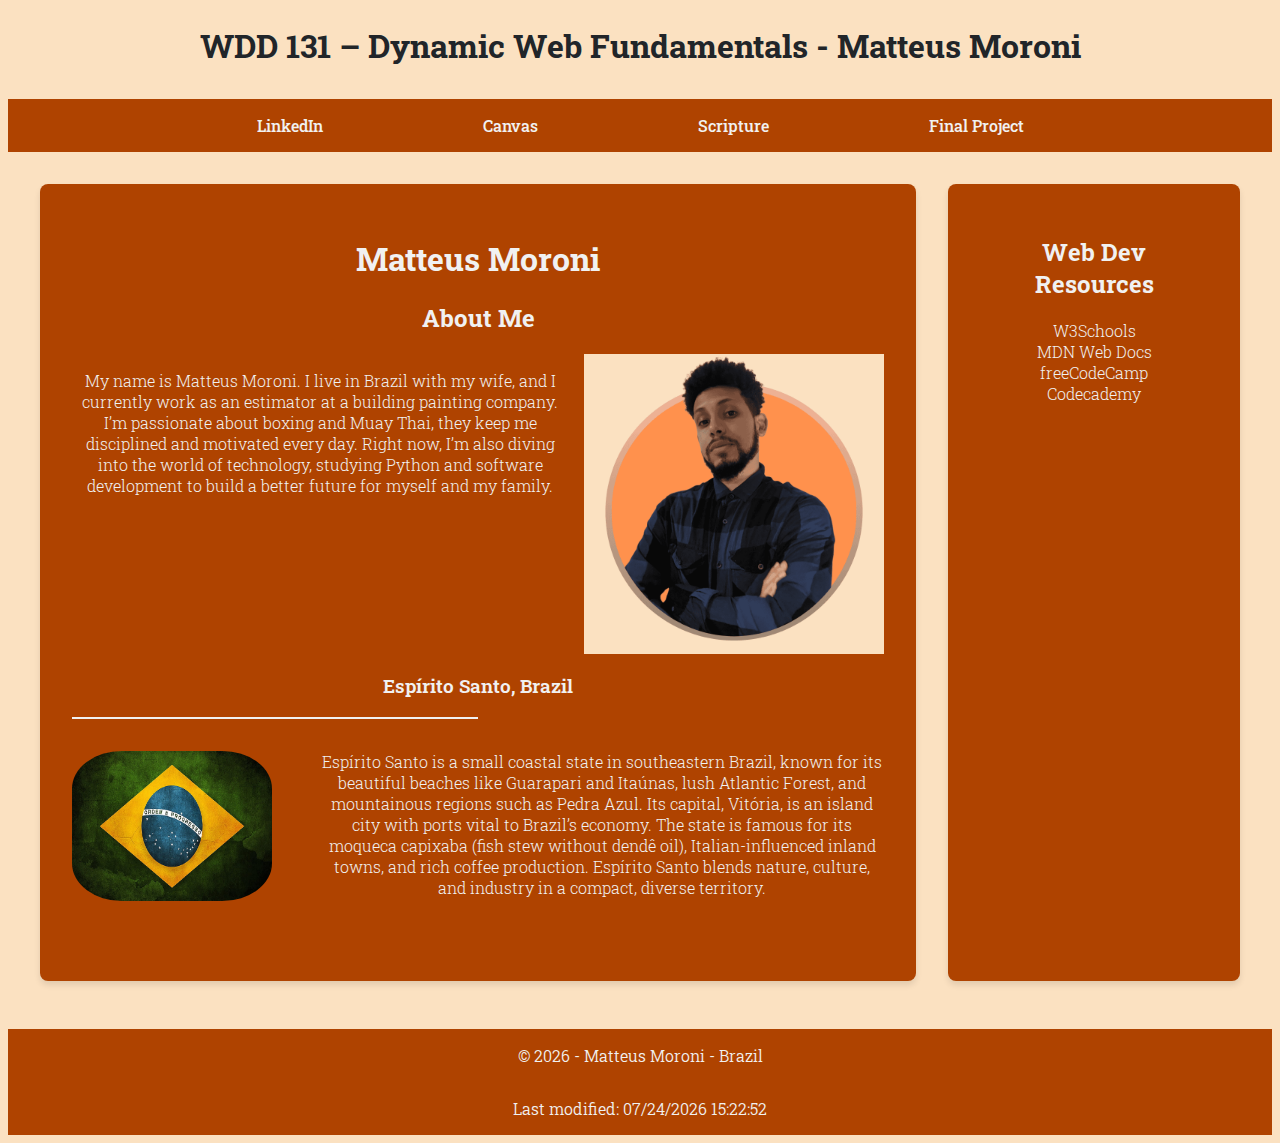
<file: index.html>
<!DOCTYPE html>
<html lang="en">
    <head>
        <meta charset="UTF-8">
        <meta name="viewport" content="width=device-width, initial-scale=1.0">
        <title>WDD 131 – Dynamic Web Fundamentals – Matteus Moroni</title>
        <meta name="description" content="This is an activity from the WDD 131 – Dynamic Web Fundamentals course: a homepage introducing Matteus Moroni.">
        <meta name="author" content="Matteus Moroni">
        <link rel="stylesheet" href="styles/base.css">

        <!-- Example of linking a script -->
        <script src="scripts/getdates.js" defer></script>
    </head>
    <body>
        <header>
            <span id="course-title">WDD 131 – Dynamic Web Fundamentals - Matteus Moroni</span>
            <nav>
                <ul>
                    <li><a href="index.html">LinkedIn</a></li>
                    <li><a href="https://byupw.instructure.com/">Canvas</a></li>
                    <li><a href="contact.html">Scripture</a></li>
                    <li><a href="contact.html">Final Project</a></li>
                </ul>
            </nav>

        </header>

        <main>
            
            <section class="card">
                <h1>Matteus Moroni</h1>
                <h2>About Me</h2>
                <div class="about-me">
                    <p>My name is Matteus Moroni. I live in Brazil with my wife, and I currently work as an estimator at a building painting company. I’m passionate about boxing and Muay Thai, they keep me disciplined and motivated every day. Right now, I’m also diving into the world of technology, studying Python and software development to build a better future for myself and my family.</p>
                    <img src="images/Matteus-Moroni.png" alt="">
                </div>
                <h3>Espírito Santo, Brazil</h3>
                <hr>
                <div class="country">
                    <img src="images/flag-brazil-brazil-wallpaper-preview.jpg" alt="">
                    <p>Espírito Santo is a small coastal state in southeastern Brazil, 
                        known for its beautiful beaches like Guarapari and Itaúnas, 
                        lush Atlantic Forest, and mountainous regions such as Pedra Azul.
                        Its capital, Vitória, is an island city with ports vital to Brazil’s economy. 
                        The state is famous for its moqueca capixaba (fish stew without dendê oil), 
                        Italian-influenced inland towns, and rich coffee production. Espírito Santo blends nature, culture, and industry in a compact, diverse territory.</p>

                </div>
            </section>
            <section class="card">
                <h2>Web Dev Resources</h2>
                <ul>
                    <li><a href="https://www.w3schools.com/">W3Schools</a></li>
                    <li><a href="https://developer.mozilla.org/en-US/">MDN Web Docs</a></li>
                    <li><a href="https://www.freecodecamp.org/">freeCodeCamp</a></li>
                    <li><a href="https://www.codecademy.com/">Codecademy</a></li>
                </ul>
            
            </section>

        </main>

        <footer>
            <p id="copyright"></p>
            <p id="lastModified"></p>

        </footer>
    </body>
</html>
</file>
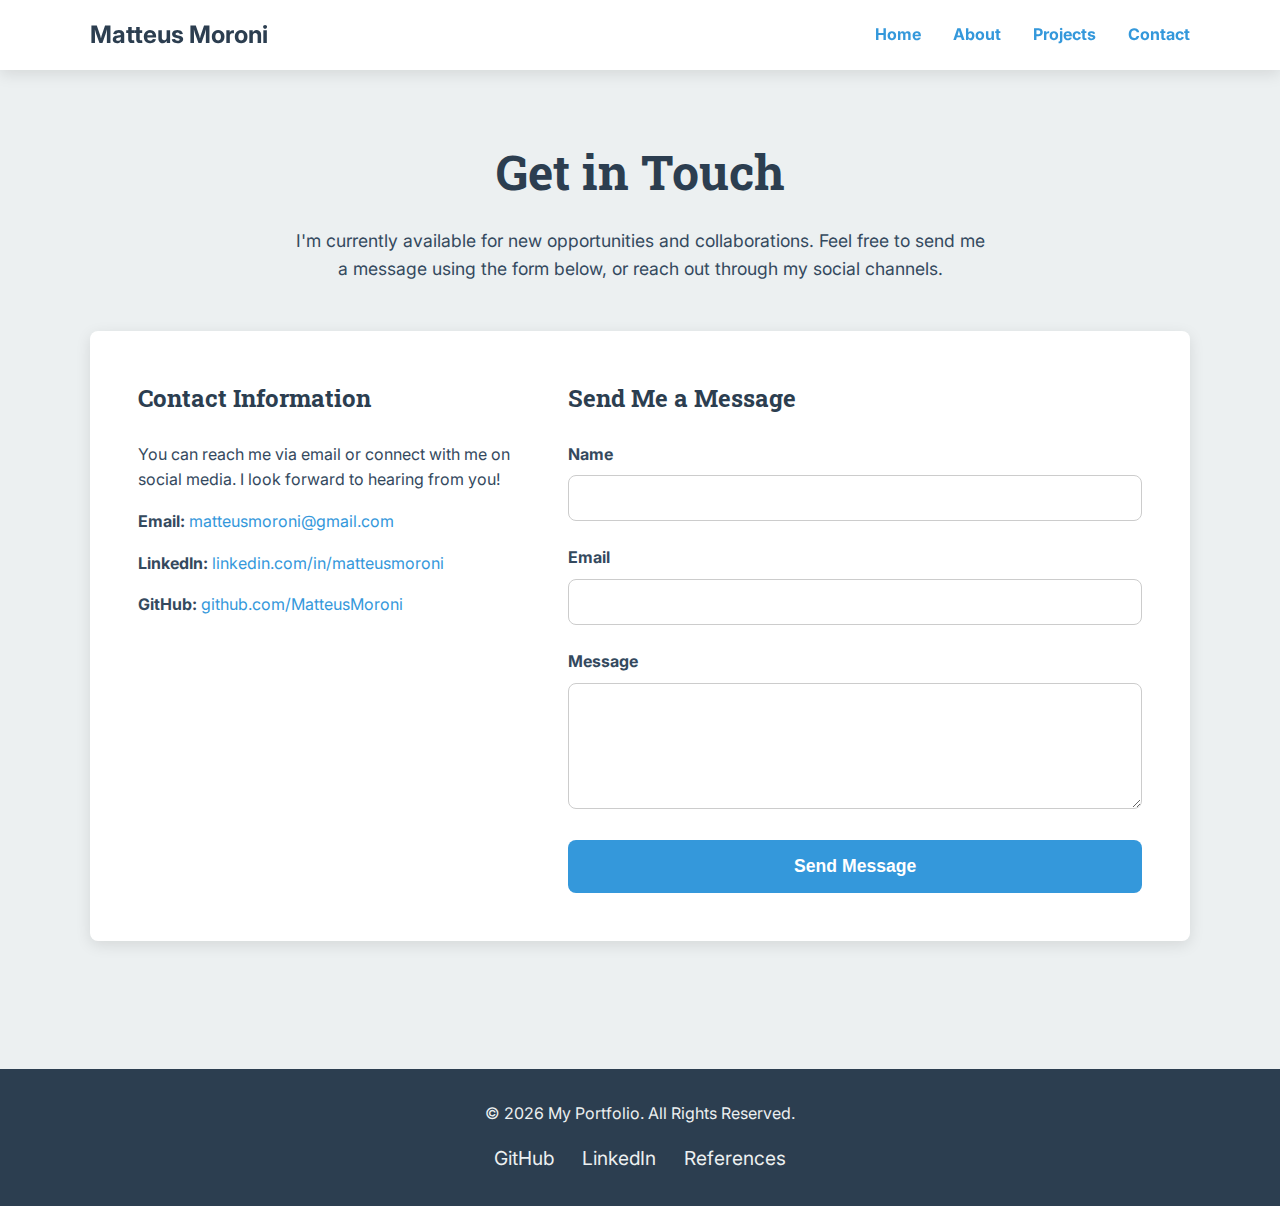
<file: contact.html>
<!DOCTYPE html>
<html lang="en">
<head>
    <meta charset="UTF-8">
    <meta name="viewport" content="width=device-width, initial-scale=1.0">
    <meta name="description" content="Get in touch with me to discuss projects or collaborations.">
    <title>Contact | My Portfolio</title>
    <!-- Link to the CSS file -->
    <link rel="stylesheet" href="styles/main.css">
    <!-- Google Fonts -->
    <link rel="preconnect" href="https://fonts.googleapis.com">
    <link rel="preconnect" href="https://fonts.gstatic.com" crossorigin>
    <link href="https://fonts.googleapis.com/css2?family=Inter:wght@400;700&family=Roboto+Slab:wght@700&display=swap" rel="stylesheet">
</head>
<body>

    <!-- Header Section -->
    <header>
        <nav class="container">
            <a href="main.html" class="logo">Matteus Moroni</a>
            <ul class="nav-links">
                <li><a href="main.html">Home</a></li>
                <li><a href="about.html">About</a></li>
                <li><a href="projects.html">Projects</a></li>
                <li><a href="contact.html">Contact</a></li>
            </ul>
        </nav>
    </header>

    <!-- Main Content for Contact Page -->
    <main>
        <section id="contact-page" class="container">
            <h1 class="page-title">Get in Touch</h1>
            <p class="page-intro">I'm currently available for new opportunities and collaborations. Feel free to send me a message using the form below, or reach out through my social channels.</p>

            <div class="contact-layout">
                <div class="contact-info-block">
                    <h3>Contact Information</h3>
                    <p>You can reach me via email or connect with me on social media. I look forward to hearing from you!</p>
                    <ul class="contact-details">
                        <li><strong>Email:</strong> <a href="mailto:hello@myportfolio.com">matteusmoroni@gmail.com</a></li>
                        <li><strong>LinkedIn:</strong> <a href="#" target="_blank">linkedin.com/in/matteusmoroni</a></li>
                        <li><strong>GitHub:</strong> <a href="#" target="_blank">github.com/MatteusMoroni</a></li>
                    </ul>
                </div>
                
                <form id="contact-form">
                     <h3>Send Me a Message</h3>
                    <div class="form-group">
                        <label for="name">Name</label>
                        <input type="text" id="name" name="name" required>
                    </div>
                    <div class="form-group">
                        <label for="email">Email</label>
                        <input type="email" id="email" name="email" required>
                    </div>
                    <div class="form-group">
                        <label for="message">Message</label>
                        <textarea id="message" name="message" rows="5" required></textarea>
                    </div>
                    <button type="submit" class="submit-button">Send Message</button>
                </form>
            </div>

        </section>
    </main>

    <!-- Footer Section -->
    <footer>
        <div class="container">
            <p>&copy; 2025 My Portfolio. All Rights Reserved.</p>
            <div class="social-links">
                <a href="#">GitHub</a>
                <a href="#">LinkedIn</a>
                <a href="references.html">References</a>
            </div>
        </div>
    </footer>

    
    <script src="scripts/main.js"></script>
</body>
</html>
</file>
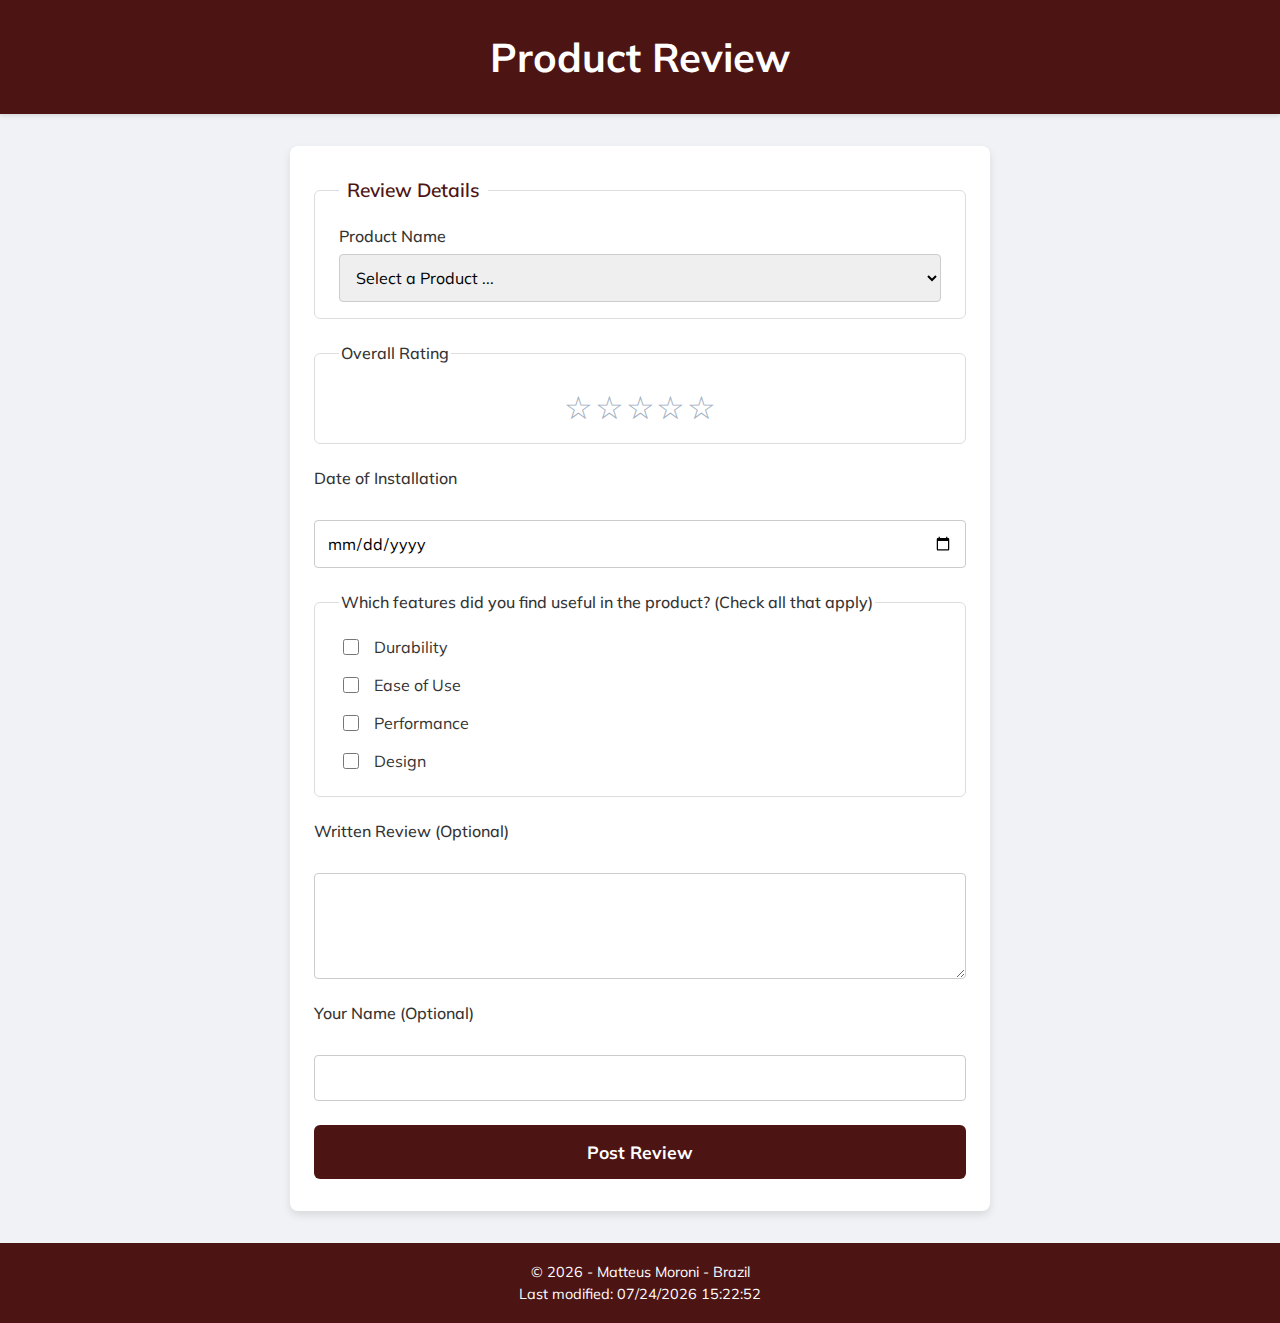
<file: form.html>
<!DOCTYPE html>
<html lang="en">
    <head>
        <meta charset="UTF-8">
        <meta name="viewport" content="width=device-width, initial-scale=1.0">
        <title>WDD 131 - Form</title>
        <meta name="description" content="A review form.">
        <meta name="author" content="Matteus Moroni">

        <link rel="preconnect" href="https://fonts.googleapis.com">
        <link rel="preconnect" href="https://fonts.gstatic.com" crossorigin>
        <link href="https://fonts.googleapis.com/css2?family=Mulish:ital,wght@0,200..1000;1,200..1000&family=Roboto+Slab:wght@100..900&display=swap" rel="stylesheet">
        
        <link rel="stylesheet" href="styles/form.css">
        <script src="scripts/form.js" defer></script>
        <script src="scripts/getdates.js" defer></script>
    </head>
    <body>
        <header>
            <h1>Product Review</h1>
        </header>
        <main>
            <form action="review.html" method="get">
                <fieldset>
                    <legend class="form-legend">Review Details</legend>

                    <label for="productName">Product Name</label>

                    <select id="productName" name="product_name" required>
                        <option value="" disabled selected>Select a Product ...</option>
                        </select>

                </fieldset>

                
                <fieldset>
                    <legend >Overall Rating</legend>
                    
                    <div class="star-rating ">
                        <input type="radio" id="rating-5" name="rating" value="5" required /><label for="rating-5" title="5 stars">☆</label>
                        <input type="radio" id="rating-4" name="rating" value="4" /><label for="rating-4" title="4 stars">☆</label>
                        <input type="radio" id="rating-3" name="rating" value="3" /><label for="rating-3" title="3 stars">☆</label>
                        <input type="radio" id="rating-2" name="rating" value="2" /><label for="rating-2" title="2 stars">☆</label>
                        <input type="radio" id="rating-1" name="rating" value="1" /><label for="rating-1" title="1 star">☆</label>
                    </div>
                </fieldset>

                <label for="installDate">Date of Installation</label>
                <input type="date" id="installDate" name="installDate" required>
                <fieldset>
                    <legend >Which features did you find useful in the product? (Check all that apply)</legend>
                    <div class="features-container">
                        <label><input type="checkbox" id="durability" name="durability" value="durability"> Durability</label>
                        <label><input type="checkbox" id="ease" name="ease" value="ease"> Ease of Use</label>
                        <label><input type="checkbox" id="performance" name="performance" value="performance"> Performance</label>
                        <label><input type="checkbox" id="design" name="design" value="design"> Design</label>
                    </div>
                </fieldset>

                <label for="review">Written Review (Optional)</label>
                <textarea id="review" name="review" rows="4"></textarea>

                <label for="userName">Your Name (Optional)</label>
                <input type="text" id="userName" name="userName">

                <input type="submit" value="Post Review">

            </form>
        </main>


        <footer>
            <p id="copyright"></p>
            <p id="lastModified"></p>

        </footer>
    </body>
</html>
</file>
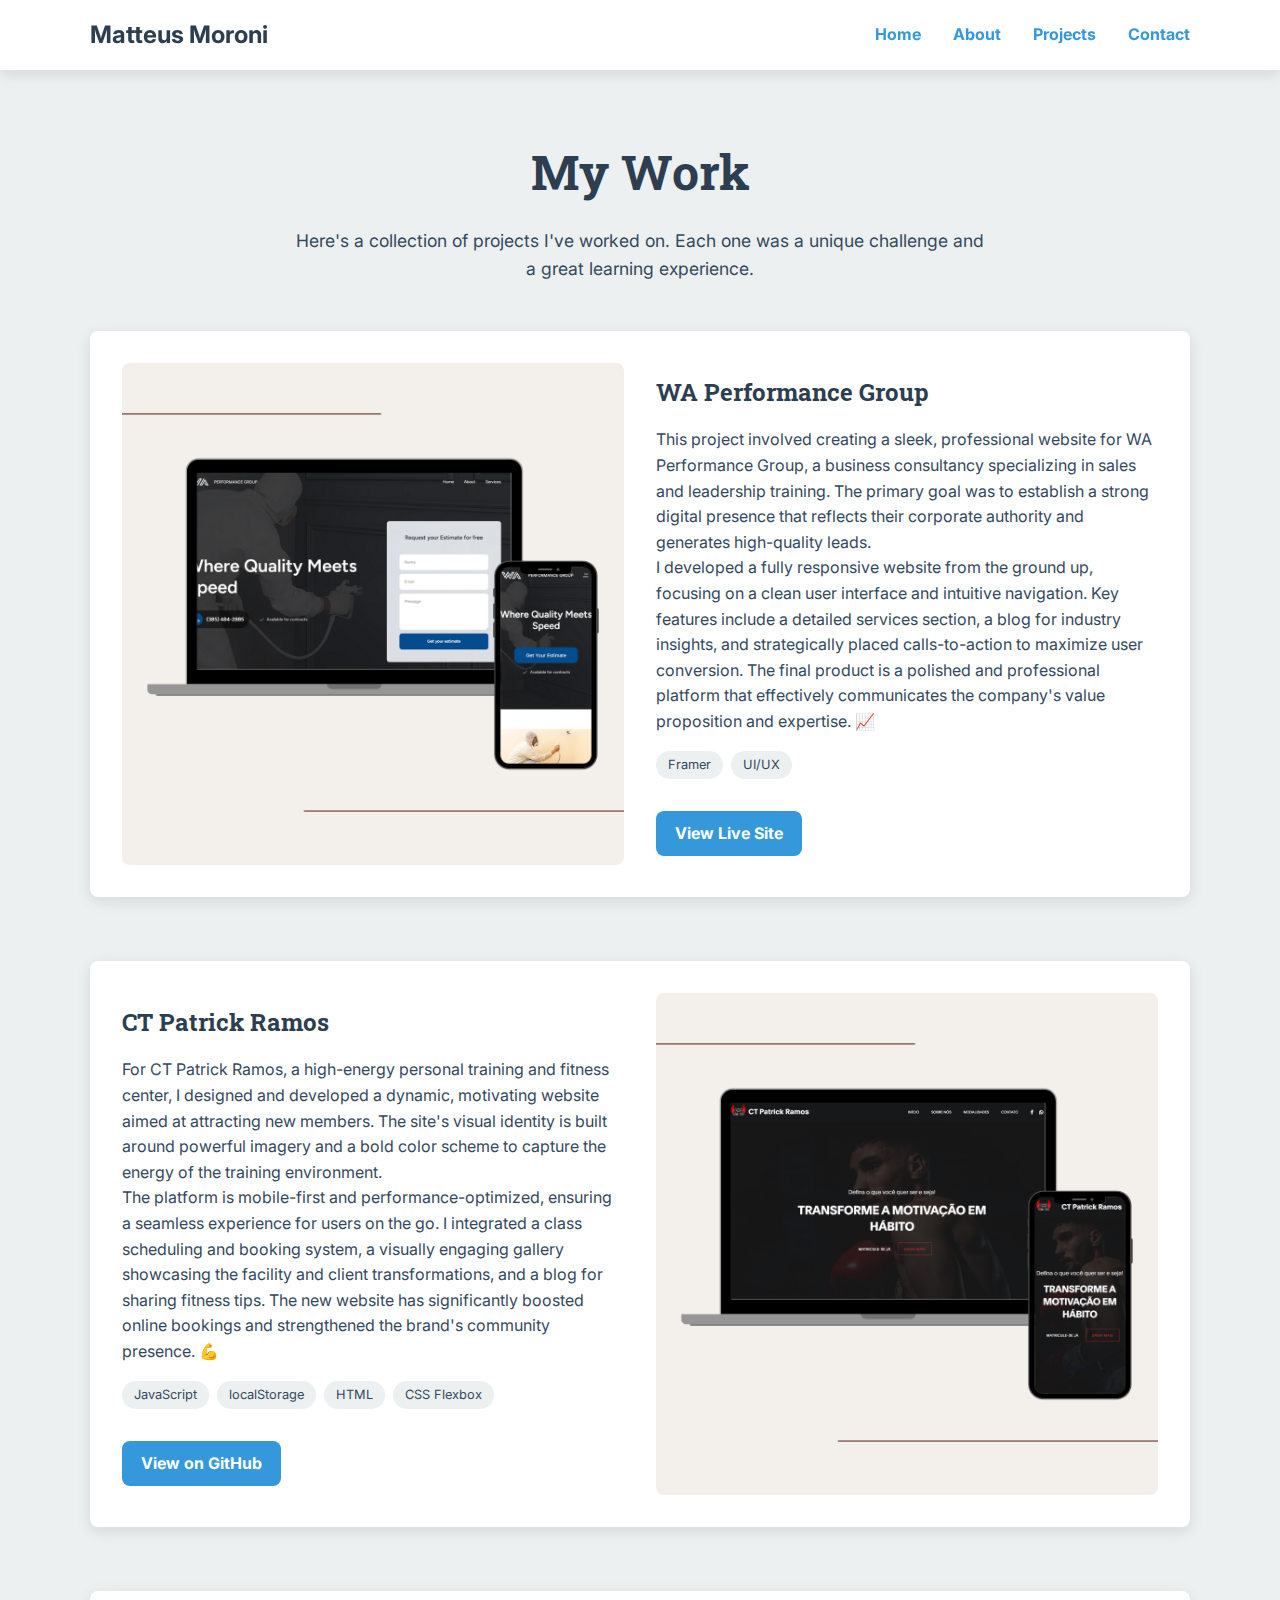
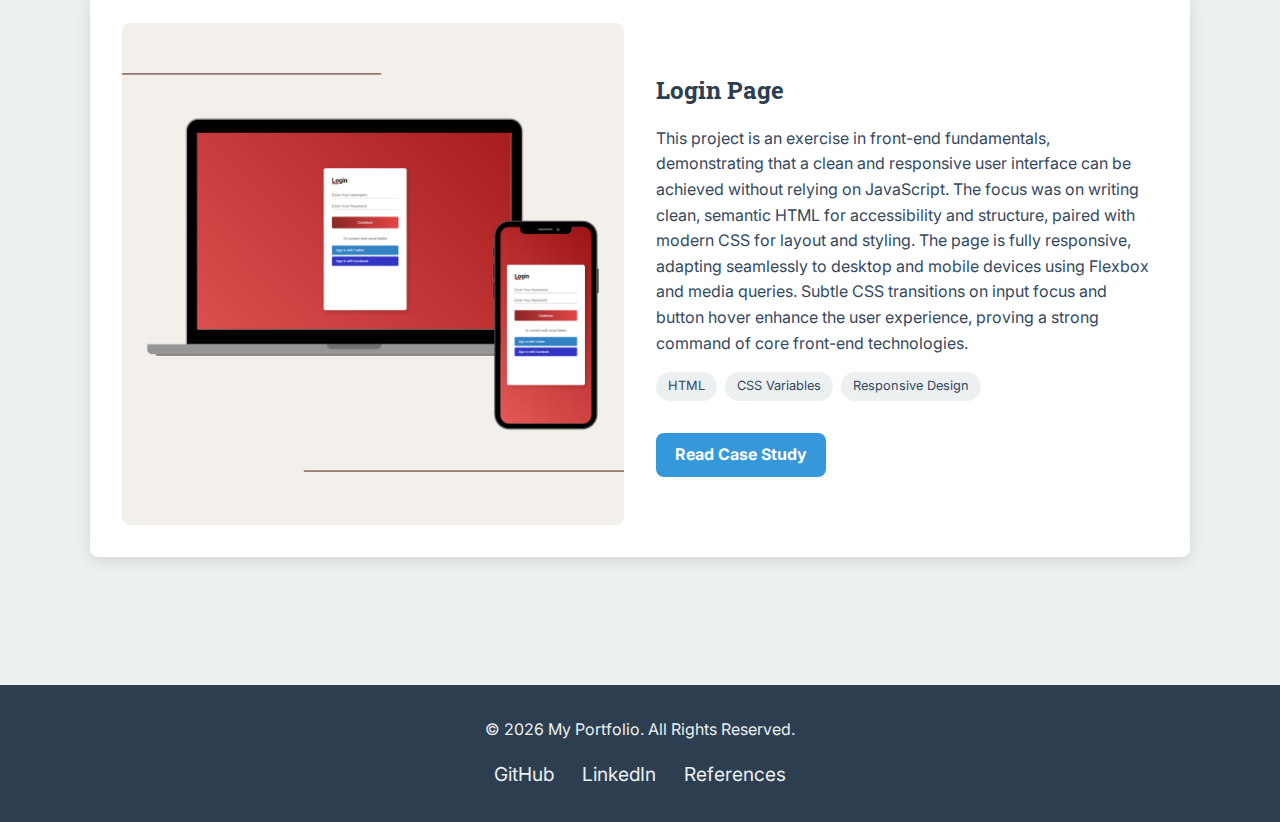
<file: projects.html>
<!DOCTYPE html>
<html lang="en">
<head>
    <meta charset="UTF-8">
    <meta name="viewport" content="width=device-width, initial-scale=1.0">
    <meta name="description" content="A showcase of my web development projects.">
    <title>My Projects | My Portfolio</title>
    <!-- Link to the CSS file -->
    <link rel="stylesheet" href="styles/main.css">
    <!-- Google Fonts -->
    <link rel="preconnect" href="https://fonts.googleapis.com">
    <link rel="preconnect" href="https://fonts.gstatic.com" crossorigin>
    <link href="https://fonts.googleapis.com/css2?family=Inter:wght@400;700&family=Roboto+Slab:wght@700&display=swap" rel="stylesheet">
</head>
<body>

    <!-- Header Section -->
    <header>
        <nav class="container">
            <a href="main.html" class="logo">Matteus Moroni</a>
            <ul class="nav-links">
                <li><a href="main.html">Home</a></li>
                <li><a href="about.html">About</a></li>
                <li><a href="projects.html">Projects</a></li>
                <li><a href="contact.html">Contact</a></li>
            </ul>
        </nav>
    </header>

    <!-- Main Content for Projects Page -->
    <main>
        <section id="projects-page" class="container">
            <h1 class="page-title">My Work</h1>
            <p class="page-intro">Here's a collection of projects I've worked on. Each one was a unique challenge and a great learning experience.</p>

            <div class="projects-list">
                <!-- Project Item 1 -->
                <article id="wa-performance-group-project" class="project-item">
                    <div class="project-item-image">
                        <img src="images/2.png" alt="Screenshot of Project Alpha">
                    </div>
                    <div class="project-item-content">
                        <h3>WA Performance Group</h3>
                        <p>This project involved creating a sleek, professional website for WA Performance Group, a business consultancy specializing in sales and leadership training. The primary goal was to establish a strong digital presence that reflects their corporate authority and generates high-quality leads.</p>
                        <p></p>
                        <p>I developed a fully responsive website from the ground up, focusing on a clean user interface and intuitive navigation. Key features include a detailed services section, a blog for industry insights, and strategically placed calls-to-action to maximize user conversion. The final product is a polished and professional platform that effectively communicates the company's value proposition and expertise. 📈</p>
                        <div class="project-tags">
                            <span>Framer</span>
                            <span>UI/UX</span>

                        </div>
                        <a href="https://www.waperformancegroup.com/" class="project-link">View Live Site</a>
                    </div>
                </article>

                <!-- Project Item 2 -->
                <article class="project-item" id="ct-patrick-ramos-project">
                    <div class="project-item-image">
                        <img src="images/1.png" alt="Screenshot of Project Beta">
                    </div>
                    <div class="project-item-content">
                        <h3>CT Patrick Ramos </h3>
                        <p>For CT Patrick Ramos, a high-energy personal training and fitness center, I designed and developed a dynamic, motivating website aimed at attracting new members. The site's visual identity is built around powerful imagery and a bold color scheme to capture the energy of the training environment.</p>
                        <p>The platform is mobile-first and performance-optimized, ensuring a seamless experience for users on the go. I integrated a class scheduling and booking system, a visually engaging gallery showcasing the facility and client transformations, and a blog for sharing fitness tips. The new website has significantly boosted online bookings and strengthened the brand's community presence. 💪</p>
                         <div class="project-tags">
                            <span>JavaScript</span>
                            <span>localStorage</span>
                            <span>HTML</span>
                            <span>CSS Flexbox</span>
                        </div>
                        <a href="#" class="project-link">View on GitHub</a>
                    </div>
                </article>

                <!-- Project Item 3 -->
                <article id="login-page-project" class="project-item">
                    <div class="project-item-image">
                        <img src="images/3.png" alt="Screenshot of Project Gamma">
                    </div>
                    <div class="project-item-content">
                        <h3>Login Page</h3>
                        <p>This project is an exercise in front-end fundamentals, demonstrating that a clean and responsive user interface can be achieved without relying on JavaScript. The focus was on writing clean, semantic HTML for accessibility and structure, paired with modern CSS for layout and styling. The page is fully responsive, adapting seamlessly to desktop and mobile devices using Flexbox and media queries. Subtle CSS transitions on input focus and button hover enhance the user experience, proving a strong command of core front-end technologies.</p>
                         <div class="project-tags">
                            <span>HTML</span>
                            <span>CSS Variables</span>
                            <span>Responsive Design</span>
                        </div>
                        <a href="#" class="project-link">Read Case Study</a>
                    </div>
                </article>
            </div>
        </section>
    </main>

    <!-- Footer Section -->
    <footer>
        <div class="container">
            <p>&copy; 2025 My Portfolio. All Rights Reserved.</p>
            <div class="social-links">
                <a href="#">GitHub</a>
                <a href="#">LinkedIn</a>
                <a href="references.html">References</a>
            </div>
        </div>
    </footer>


    <script src="scripts/main.js"></script>
</body>
</html>
</file>
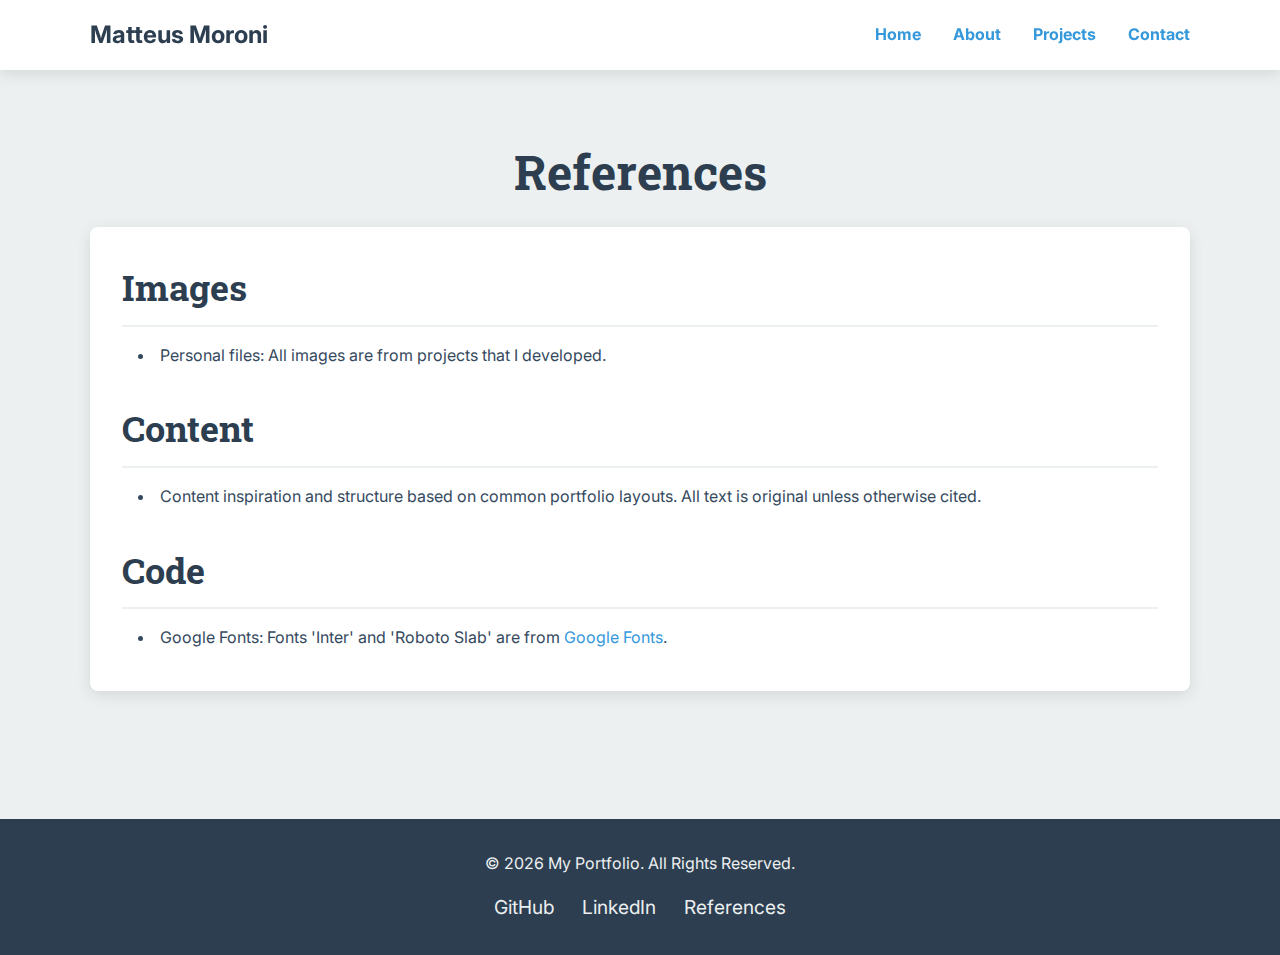
<file: references.html>
<!DOCTYPE html>
<html lang="en">
<head>
    <meta charset="UTF-8">
    <meta name="viewport" content="width=device-width, initial-scale=1.0">
    <meta name="description" content="References and attributions for the portfolio website.">
    <title>References | My Portfolio</title>
    <!-- Link to the CSS file -->
    <link rel="stylesheet" href="styles/main.css">
    <!-- Google Fonts -->
    <link rel="preconnect" href="https://fonts.googleapis.com">
    <link rel="preconnect" href="https://fonts.gstatic.com" crossorigin>
    <link href="https://fonts.googleapis.com/css2?family=Inter:wght@400;700&family=Roboto+Slab:wght@700&display=swap" rel="stylesheet">
</head>
<body>

    <!-- Header Section  -->
    <header>
        <nav class="container">
            <a href="main.html" class="logo">Matteus Moroni</a>
            <ul class="nav-links">
                <li><a href="index.html">Home</a></li>
                <li><a href="about.html">About</a></li>
                <li><a href="projects.html">Projects</a></li>
                <li><a href="contact.html">Contact</a></li>
            </ul>
        </nav>
    </header>

    <!-- Main Content for References Page -->
    <main>
        <section id="references-page" class="container">
            <h1 class="page-title">References</h1>
            <div class="references-content">
                <h2>Images</h2>
                <ul>
                    <li>Personal files: All images are from projects that I developed.</li>
                    
                </ul>

                <h2>Content</h2>
                <ul>
                    <li>Content inspiration and structure based on common portfolio layouts. All text is original unless otherwise cited.</li>
                   
                </ul>

                 <h2>Code</h2>
                <ul>
                    <li>Google Fonts: Fonts 'Inter' and 'Roboto Slab' are from <a href="https://fonts.google.com/" target="_blank">Google Fonts</a>.</li>
                   
                </ul>
            </div>
        </section>
    </main>

    <!-- Footer Section -->
    <footer>
        <div class="container">
            <p>&copy; 2025 My Portfolio. All Rights Reserved.</p>
            <div class="social-links">
                <a href="#">GitHub</a>
                <a href="#">LinkedIn</a>
                <a href="references.html">References</a>
            </div>
        </div>
    </footer>


    <script src="scripts/main.js"></script>
</body>
</html>
</file>
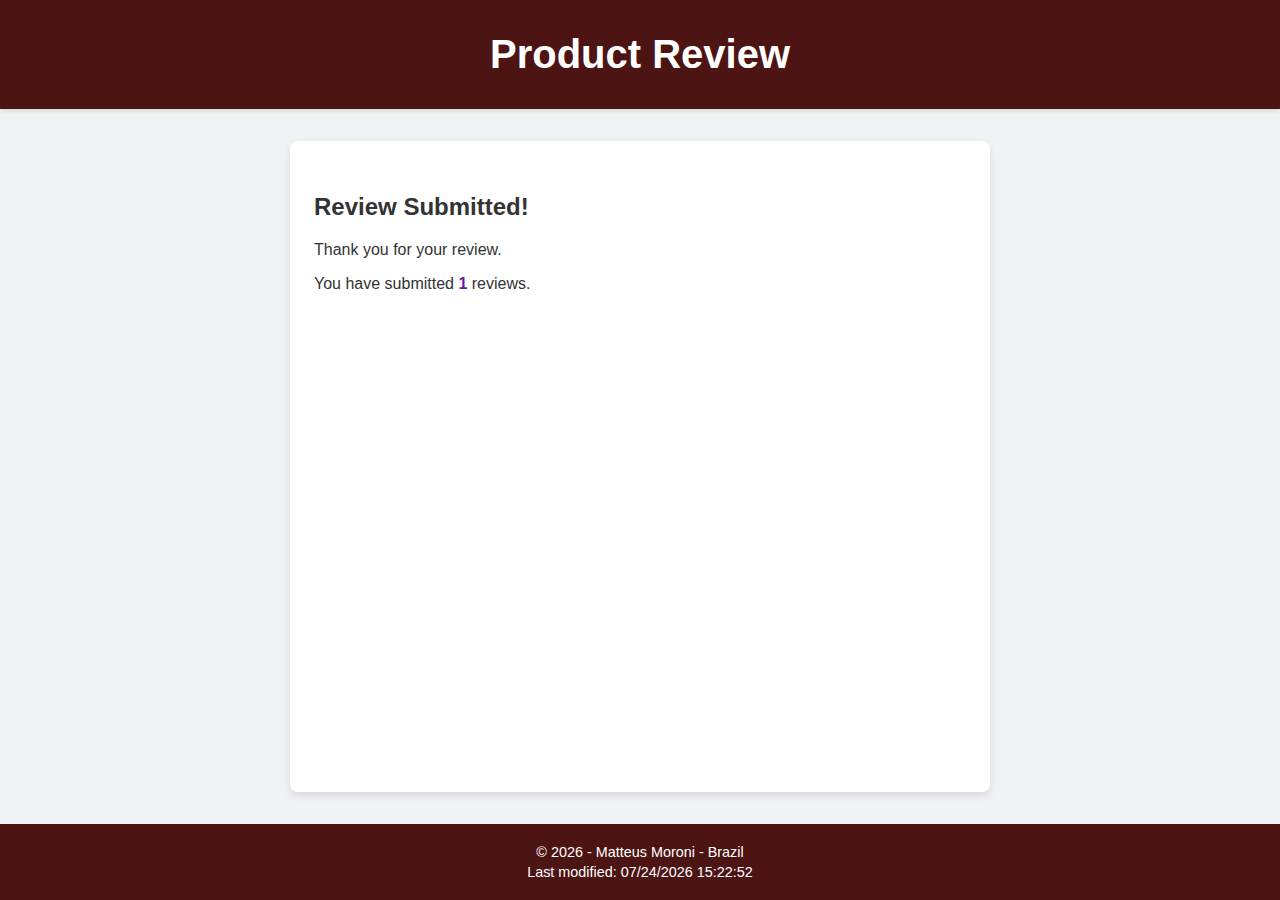
<file: review.html>
<!DOCTYPE html>
<html lang="en">
<head>
    <meta charset="UTF-8">
    <meta name="viewport" content="width=device-width, initial-scale=1.0">
    <title>Review Submitted</title>
    <link rel="stylesheet" href="styles/form.css">
    <script src="scripts/review.js" defer></script>
    <script src="scripts/getdates.js" defer></script>
</head>
<body>
    <header>
        <h1>Product Review</h1>
    </header>
    <main>

        <h2>Review Submitted!</h2>
        <p>Thank you for your review.</p>
        <p>You have submitted <span id="review-count">0</span> reviews.</p>
    </main>

    
    <footer>
        <p id="copyright"></p>
        <p id="lastModified"></p>
    </footer>
</body>
</html>
</file>
<file: styles/base.css>
@import url('https://fonts.googleapis.com/css2?family=Roboto+Slab:wght@100..900&display=swap');

*, *::before, *::after {
  box-sizing: border-box;
}
:root {
  --clr-background: #fbe1c1;
  --clr-text: #212529;
  --clr-text-light: #f1f1f1;
  --clr-container-bg: #af4300;
}

body {

    min-height: 100vh;
    font-family: "Roboto Slab", serif;
    font-weight: 300;
    font-style: normal;
    background-color: var(--clr-background);
    box-sizing: border-box;
    max-width: 100vw;
    justify-content: center;
    text-align: center;
    

}

ul, ol {
  list-style: none;
  padding: 0;
  margin: 0;
}

a {
    text-decoration: none;
    color: inherit;
}

/* ==========================================================================
  Navigation bar
   ========================================================================== */

header {
    display: flex;
    flex-direction: column;
    align-items: center;
    position: relative;
    justify-content: space-between;
    width: 100%;
   
}

#course-title {
    font-size: 2rem;
    font-weight: 700;
    color: var(--clr-text);
    text-align: center;
    align-items: center;
    margin: 1rem 0 2rem 0;
    

}

header nav {
    display: flex;
    justify-content: center;
    align-items: center;
    padding: 1rem;
    background-color: var(--clr-container-bg);
    width: 100%;
    flex-grow: 1;
}

header nav ul li a:hover {
    color: var(--clr-text-light); /* Highlight with primary color */
    transform: scale(1.15); /* Make the icon slightly larger */
    cursor: pointer;
    transition: transform 0.2s ease-in-out, color 0.2s ease-in-out;
    text-decoration: underline;
   
}


header nav ul {
    display: flex;
    gap: 10rem;
    color: var(--clr-text-light);
    font-weight: 500;
}
/* ==========================================================================
  Main
   ========================================================================== */

main {
    display: grid;
    grid-template-columns: 3fr 1fr;
    gap: 2rem;
    padding: 2rem;
    
    margin: 0 auto;
    position: relative;

}



.card {
    background-color: var(--clr-container-bg);
    padding: 2rem;
    margin: 0 0 1rem 0;
    border-radius: 8px;
    box-shadow: 0 4px 6px rgba(0, 0, 0, 0.1);
    color: var(--clr-text-light);
}

.about-me {
    display: flex;
    flex-direction:row;
    justify-content: space-between;


}
.about-me h2 {
    font-size: 35px;
    font-weight: 700;
    color: var(--clr-text);
    margin-bottom: 1rem;
}
.about-me img {
    width: 300px;
    height: 300px;
    
    margin-left: 1rem;
}


h3 {
    font-size: 1.2rem;
    font-weight: 600;
    color: var(--clr-text-light);
    
}
.country {
    display: flex;
    flex-direction: row;
    
    margin-bottom: 2rem;
}
.country img {
    width: 200px;
    height: 150px;
    border-radius: 25%;
    margin: 1rem 3rem 1rem 0;

}

.card hr {
    border: 1px solid var(--clr-text-light);
    margin: 0 0 1rem 0;
    width: 50%;
}

/* ==========================================================================
  Footer
   ========================================================================== */

footer {
    display: flex;
    flex-direction: column;
    justify-content: center;
    align-items: center;

    background-color: var(--clr-container-bg);
    color: var(--clr-text-light);
    font-size: 1rem;
    font-weight: 350;
}
</file>
<file: styles/main.css>
/* main.css
    Author: [Your Name]
    Date: [Current Date]
    Description: Styles for the portfolio website.
*/

/* --- Global Styles & Variables --- */
:root {
    --primary-color: #2c3e50; /* A dark blue-gray */
    --secondary-color: #3498db; /* A bright blue */
    --background-color: #ecf0f1; /* A light gray */
    --surface-color: #ffffff; /* White */
    --text-color: #34495e; /* A dark gray for text */
    --heading-font: 'Roboto Slab', serif;
    --body-font: 'Inter', sans-serif;
    --box-shadow: 0 4px 15px rgba(0, 0, 0, 0.1);
    --border-radius: 8px;
}

/* Reset and base styles */
* {
    box-sizing: border-box;
    margin: 0;
    padding: 0;
}

html {
    scroll-behavior: smooth;
}

body {
    font-family: var(--body-font);
    background-color: var(--background-color);
    color: var(--text-color);
    line-height: 1.6;
}

h1, h2, h3 {
    font-family: var(--heading-font);
    color: var(--primary-color);
    margin-bottom: 1rem;
}

h1 { font-size: 3rem; }
h2 { font-size: 2.25rem; }
h3 { font-size: 1.5rem; }

a {
    color: var(--secondary-color);
    text-decoration: none;
    transition: color 0.3s ease;
}

a:hover {
    color: var(--primary-color);
}

img {
    max-width: 100%;
    height: auto;
    display: block;
}

/* --- Layout --- */
.container {
    width: 90%;
    max-width: 1100px;
    margin: 0 auto;
}

section {
    padding: 4rem 0;
}

/* --- Header & Navigation --- */
header {
    background-color: var(--surface-color);
    box-shadow: var(--box-shadow);
    padding: 1rem 0;
    position: sticky;
    top: 0;
    z-index: 100;
}

header nav {
    display: flex;
    justify-content: space-between;
    align-items: center;
}

.logo {
    font-size: 1.5rem;
    font-weight: bold;
    color: var(--primary-color);
}

.nav-links {
    list-style: none;
    display: flex;
}

.nav-links li {
    margin-left: 2rem;
}

.nav-links a {
    font-weight: bold;
    padding-bottom: 0.5rem;
    border-bottom: 2px solid transparent;
}

.nav-links a:hover {
    color: var(--secondary-color);
    border-bottom-color: var(--secondary-color);
}

/* --- Hero Section --- */
#hero {
    text-align: center;
    padding: 5rem 0;
}

#hero h1 {
    text-align: center;
}

#hero p {
    font-size: 1.25rem;
    max-width: 600px;
    margin: 0 auto;
}

/* --- About Section (Homepage) --- */
#about {
    background-color: var(--surface-color);
    border-radius: var(--border-radius);
    padding: 3rem;
    box-shadow: var(--box-shadow);
}

#about h2 {
    text-align: center;
}

.about-content {
    display: flex;
    align-items: center;
    gap: 2rem;
}

.about-image {
    width: 150px;
    height: 150px;
    border-radius: 50%;
    object-fit: cover;
    border: 5px solid var(--secondary-color);
}

/* --- Projects Section --- */
#projects h2 {
    text-align: center;
}

.project-grid {
    display: grid;
    grid-template-columns: repeat(auto-fit, minmax(300px, 1fr));
    gap: 2rem;
}

.project-card {
    background-color: var(--surface-color);
    border-radius: var(--border-radius);
    box-shadow: var(--box-shadow);
    overflow: hidden;
    transition: transform 0.3s ease, box-shadow 0.3s ease;
}

.project-card:hover {
    transform: translateY(-10px);
    box-shadow: 0 10px 20px rgba(0, 0, 0, 0.15);
}

.project-info {
    padding: 1.5rem;
}

/* --- Contact Form --- */
#contact {
    background-color: var(--surface-color);
    border-radius: var(--border-radius);
    padding: 3rem;
    box-shadow: var(--box-shadow);
}

#contact h2 {
    text-align: center;
}

#contact-form {
    max-width: 600px;
    margin: 0 auto;
}

.form-group {
    margin-bottom: 1.5rem;
}

.form-group label {
    display: block;
    margin-bottom: 0.5rem;
    font-weight: bold;
}

.form-group input,
.form-group textarea {
    width: 100%;
    padding: 0.75rem;
    border: 1px solid #ccc;
    border-radius: var(--border-radius);
    font-family: var(--body-font);
    font-size: 1rem;
}

.form-group input:focus,
.form-group textarea:focus {
    outline: none;
    border-color: var(--secondary-color);
    box-shadow: 0 0 0 3px rgba(52, 152, 219, 0.3);
}

.submit-button {
    display: block;
    width: 100%;
    padding: 1rem;
    background-color: var(--secondary-color);
    color: var(--surface-color);
    border: none;
    border-radius: var(--border-radius);
    font-size: 1.1rem;
    font-weight: bold;
    cursor: pointer;
    transition: background-color 0.3s ease;
}

.submit-button:hover {
    background-color: #2980b9;
}

/* --- Footer --- */
footer {
    background-color: var(--primary-color);
    color: var(--background-color);
    text-align: center;
    padding: 2rem 0;
    margin-top: 4rem;
}

.social-links {
    margin-top: 1rem;
}

.social-links a {
    color: var(--background-color);
    margin: 0 0.75rem;
    font-size: 1.2rem;
}

.social-links a:hover {
    color: var(--secondary-color);
}

/* --- Page-Specific Styles --- */

/* About Page */
.page-title {
    text-align: center;
    margin-bottom: 1rem;
}

.page-intro {
    text-align: center;
    max-width: 700px;
    margin: 0 auto 3rem auto;
    font-size: 1.1rem;
}

.about-page-content {
    display: flex;
    gap: 3rem;
    align-items: flex-start;
}

.about-page-image {
    width: 250px;
    height: 250px;
    border-radius: var(--border-radius);
    object-fit: cover;
    box-shadow: var(--box-shadow);
}

.about-text h2 {
    text-align: left;
    margin-top: 2rem;
    margin-bottom: 1rem;
}

.about-text h2:first-of-type {
    margin-top: 0;
}

.skills-title {
    margin-top: 2.5rem;
}

.skills-list {
    list-style: none;
    padding-left: 0;
    display: flex;
    flex-wrap: wrap;
    gap: 1rem;
    margin-top: 1rem;
}

.skills-list li {
    background-color: var(--secondary-color);
    color: var(--surface-color);
    padding: 0.5rem 1rem;
    border-radius: 20px;
    font-size: 0.9rem;
    font-weight: bold;
}

/* Projects Page */
.projects-list {
    display: grid;
    gap: 4rem;
}

.project-item {
    display: grid;
    grid-template-columns: 1fr 1fr;
    gap: 2rem;
    align-items: center;
    background: var(--surface-color);
    padding: 2rem;
    border-radius: var(--border-radius);
    box-shadow: var(--box-shadow);
}

.project-item:nth-child(even) {
    grid-template-columns: 1fr 1fr;
}

.project-item:nth-child(even) .project-item-image {
    order: 2;
}

.project-item-image img {
    border-radius: var(--border-radius);
}

.project-tags {
    display: flex;
    flex-wrap: wrap;
    gap: 0.5rem;
    margin: 1rem 0;
}

.project-tags span {
    background-color: var(--background-color);
    color: var(--text-color);
    padding: 0.25rem 0.75rem;
    border-radius: 15px;
    font-size: 0.8rem;
}

.project-link {
    display: inline-block;
    margin-top: 1rem;
    background-color: var(--secondary-color);
    color: var(--surface-color);
    padding: 0.6rem 1.2rem;
    border-radius: var(--border-radius);
    font-weight: bold;
    transition: background-color 0.3s ease;
}

.project-link:hover {
    background-color: #2980b9;
    color: var(--surface-color);
}

/* Contact Page */
.contact-layout {
    display: grid;
    grid-template-columns: 1fr 1.5fr; /* Give form more space */
    gap: 3rem;
    align-items: flex-start;
    background: var(--surface-color);
    padding: 3rem;
    border-radius: var(--border-radius);
    box-shadow: var(--box-shadow);
}

.contact-info-block h3, #contact-form h3 {
    margin-bottom: 1.5rem;
}

.contact-details {
    list-style: none;
    padding: 0;
    margin-top: 1rem;
}

.contact-details li {
    margin-bottom: 1rem;
    word-break: break-all; 
}

#contact-page #contact-form {
    margin: 0;
    max-width: none;
    width: 100%;
}

/* References Page */
.references-content {
    background: var(--surface-color);
    padding: 2rem;
    border-radius: var(--border-radius);
    box-shadow: var(--box-shadow);
}

.references-content h2 {
    text-align: left;
    border-bottom: 2px solid var(--background-color);
    padding-bottom: 0.5rem;
    margin-top: 2rem;
}

.references-content h2:first-of-type {
    margin-top: 0;
}

.references-content ul {
    list-style-position: inside;
    padding-left: 1rem;
}

.references-content li {
    margin-bottom: 0.5rem;
}


/* --- Responsive Design --- */
@media (max-width: 992px) {
    .contact-layout {
        grid-template-columns: 1fr;
    }
}

@media (max-width: 768px) {
    h1 { font-size: 2.5rem; }
    h2 { font-size: 1.75rem; }

    header nav {
        flex-direction: column;
        gap: 1rem;
    }

    .nav-links {
        justify-content: center;
        width: 100%;
    }
    
    .nav-links li {
        margin: 0 1rem;
    }

    .about-content {
        flex-direction: column;
        text-align: center;
    }

    /* About Page Responsive */
    .about-page-content {
        flex-direction: column;
        align-items: center;
        text-align: center;
    }
    .about-text h2 {
        text-align: center;
    }
    .skills-list {
        justify-content: center;
    }

    /* Projects Page Responsive */
    .project-item,
    .project-item:nth-child(even) {
        grid-template-columns: 1fr;
    }
    .project-item:nth-child(even) .project-item-image {
        order: 0; 
    }
}
</file>
<file: styles/form.css>
/* General Body and Font Styles */
body {
    font-family: "Mulish", sans-serif;
    background-color: #f0f2f5;
    color: #333;
    margin: 0;
    padding: 0;
    min-height: 100vh;
    display: flex;
    flex-direction: column;
}

/* Header Styles */
header {
    background-color: #4d1414;
    color: white;
    text-align: center;
    padding: 2rem 1rem;
    box-shadow: 0 2px 4px rgba(0,0,0,0.1);
    font-family: "Mulish", sans-serif;
}

header h1 {
    margin: 0;
    font-size: clamp(1.5rem, 6vw, 2.5rem);
    font-family: "Mulish", sans-serif;
}

/* Main Content Area */
main {
    flex: 1;
    width: 100%;
    max-width: 700px;
    margin: 2rem auto;
    padding: 2rem 1.5rem;
    background-color: white;
    border-radius: 8px;
    box-shadow: 0 4px 8px rgba(0,0,0,0.1);
    box-sizing: border-box;
    transition: max-width 0.3s, padding 0.3s;
    font-family: "Mulish", sans-serif;
}

/* Form Styles */
form {
    display: flex;
    flex-direction: column;
    gap: 1.5rem;
    width: 100%;
    font-family: "Mulish", sans-serif;
}

/* Fieldset for grouping form elements */
fieldset {
    border: 1px solid #ddd;
    border-radius: 6px;
    padding: 1rem 1.5rem;
    margin: 0;
    min-width: 0;
    font-family: "Mulish", sans-serif;
}

.form-legend {
    font-weight: 600;
    font-size: 1.2rem;
    color: #4d1414;
    padding: 0 0.5rem;
    font-family: "Mulish", sans-serif;
}

/* Label Styles */
label, legend {
    display: block;
    margin-bottom: 0.5rem;
    font-weight: 500;
    font-family: "Mulish", sans-serif;
}

/* Input, Select, and Textarea Fields */
input[type="text"],
input[type="date"],
select,
textarea {
    width: 100%;
    padding: 0.75rem;
    border: 1px solid #ccc;
    border-radius: 4px;
    font-size: 1rem;
    box-sizing: border-box;
    transition: border-color 0.3s, box-shadow 0.3s;
    font-family: "Mulish", sans-serif;
}

input[type="text"]:focus,
input[type="date"]:focus,
select:focus,
textarea:focus {
    outline: none;
    border-color: #7e22ce;
    box-shadow: 0 0 0 3px rgba(126, 34, 206, 0.2);
}

/* Interactive Star Rating Styles */
.star-rating {
    display: flex;
    flex-direction: row-reverse;
    justify-content: center;
    gap: 0.1rem;
    font-family: "Mulish", sans-serif;
}

.star-rating input[type="radio"] {
    display: none;
}

.star-rating label {
    font-size: 2rem;
    color: #a0aec0;
    cursor: pointer;
    transition: color 0.2s ease-in-out;
    margin: 0;
    display: inline-block;
    font-family: "Mulish", sans-serif;
}

.star-rating label:hover,
.star-rating label:hover ~ label,
.star-rating input[type="radio"]:checked ~ label {
    color: #ffc700;
}

/* Checkbox Container */
.features-container {
    display: grid;
    gap: 0.5rem;
    font-family: "Mulish", sans-serif;
}

.features-container label {
    display: flex;
    align-items: center;
    gap: 0.75rem;
    font-weight: normal;
    font-family: "Mulish", sans-serif;
}

input[type="checkbox"] {
    width: 1.2em;
    height: 1.2em;
    font-family: "Mulish", sans-serif;
}

/* Submit Button Styles */
input[type="submit"] {
    background-color: #4d1414;
    color: white;
    border: none;
    padding: 1rem;
    font-size: 1.1rem;
    font-weight: bold;
    border-radius: 6px;
    cursor: pointer;
    transition: background-color 0.3s;
    width: 100%;
    font-family: "Mulish", sans-serif;
}

input[type="submit"]:hover {
    background-color: #682926;
}

/* Footer Styles */
footer {
    background-color: #4d1414;
    color: white;
    text-align: center;
    padding: 1rem;
    margin-top: auto;
    font-family: "Mulish", sans-serif;
}

footer p {
    margin: 0.25rem 0;
    font-size: 0.9rem;
    font-family: "Mulish", sans-serif;
}

/* Confirmation Page Styles */
.review-confirmation h1 {
    color: #4d1414;
    font-size: 2rem;
    font-family: "Mulish", sans-serif;
}

.review-confirmation p {
    font-size: 1.1rem;
    line-height: 1.6;
    font-family: "Mulish", sans-serif;
}

#review-count {
    font-weight: bold;
    color: #6a1b9a;
    font-family: "Mulish", sans-serif;
}

/* Responsive Styles */
@media (max-width: 900px) {
    main {
        max-width: 95vw;
        padding: 1.5rem 1rem;
        font-family: "Mulish", sans-serif;
    }
}

@media (max-width: 600px) {
    main {
        width: 100%;
        max-width: 100vw;
        margin: 1rem 0;
        padding: 1rem 0.5rem;
        border-radius: 0;
        box-shadow: none;
        font-family: "Mulish", sans-serif;
    }

    header,
    footer {
        padding: 1rem 0.5rem;
        width: 100%;
        overflow: auto;
        font-family: "Mulish", sans-serif;
    }

    .star-rating label {
        font-size: 1.5rem;
        font-family: "Mulish", sans-serif;
    }

    form {
        margin: 0;
        padding: 0;
        gap: 1rem;
        font-family: "Mulish", sans-serif;
    }

    fieldset {
        padding: 0.75rem 0.5rem;
        font-family: "Mulish", sans-serif;
    }

    .form-legend {
        font-size: 1rem;
        font-family: "Mulish", sans-serif;
    }

    footer p {
        font-size: 0.8rem;
        font-family: "Mulish", sans-serif;
    }
}

@media (max-width: 400px) {
    header h1,
    .review-confirmation h1 {
        font-size: 1.2rem;
        font-family: "Mulish", sans-serif;
    }
    input[type="submit"] {
        font-size: 1rem;
        padding: 0.75rem;
        font-family: "Mulish", sans-serif;
    }
    .star-rating label {
        font-size: 1.2rem;
        font-family: "Mulish", sans-serif;
    }
}
</file>
